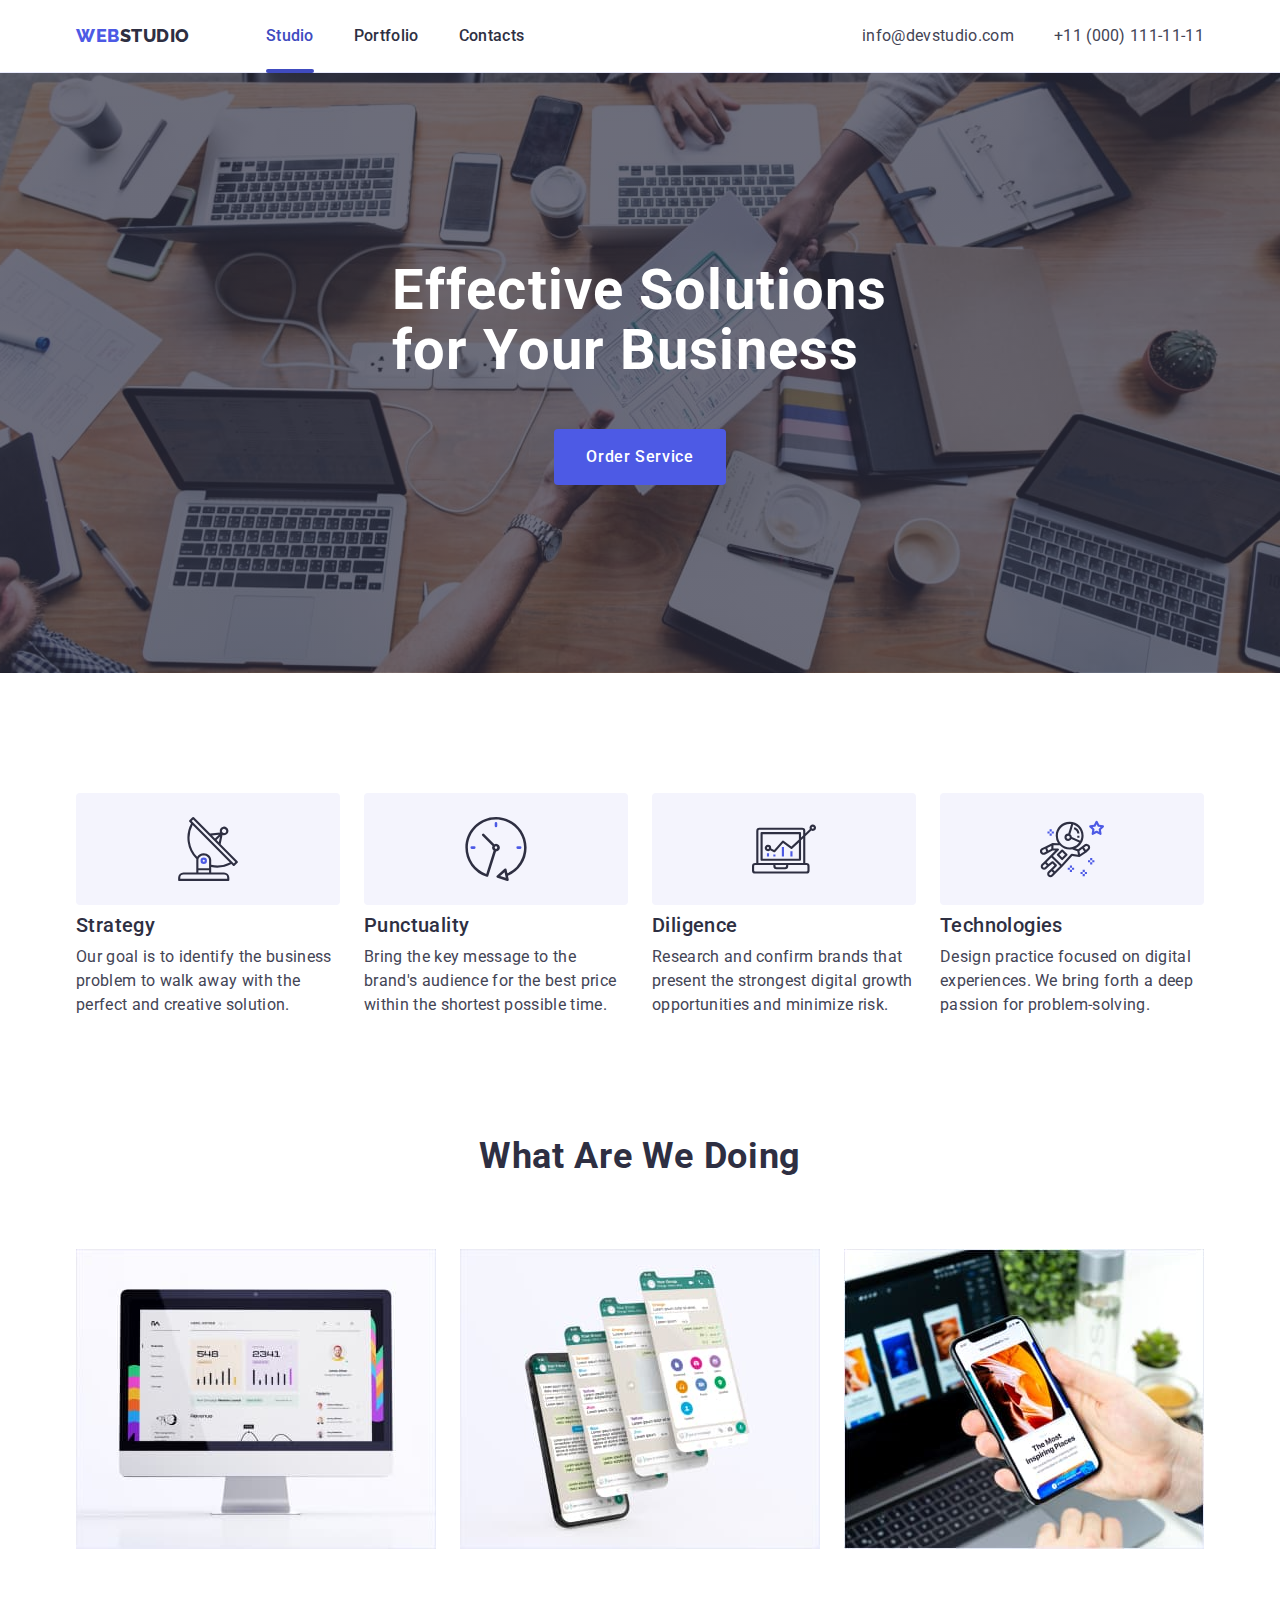
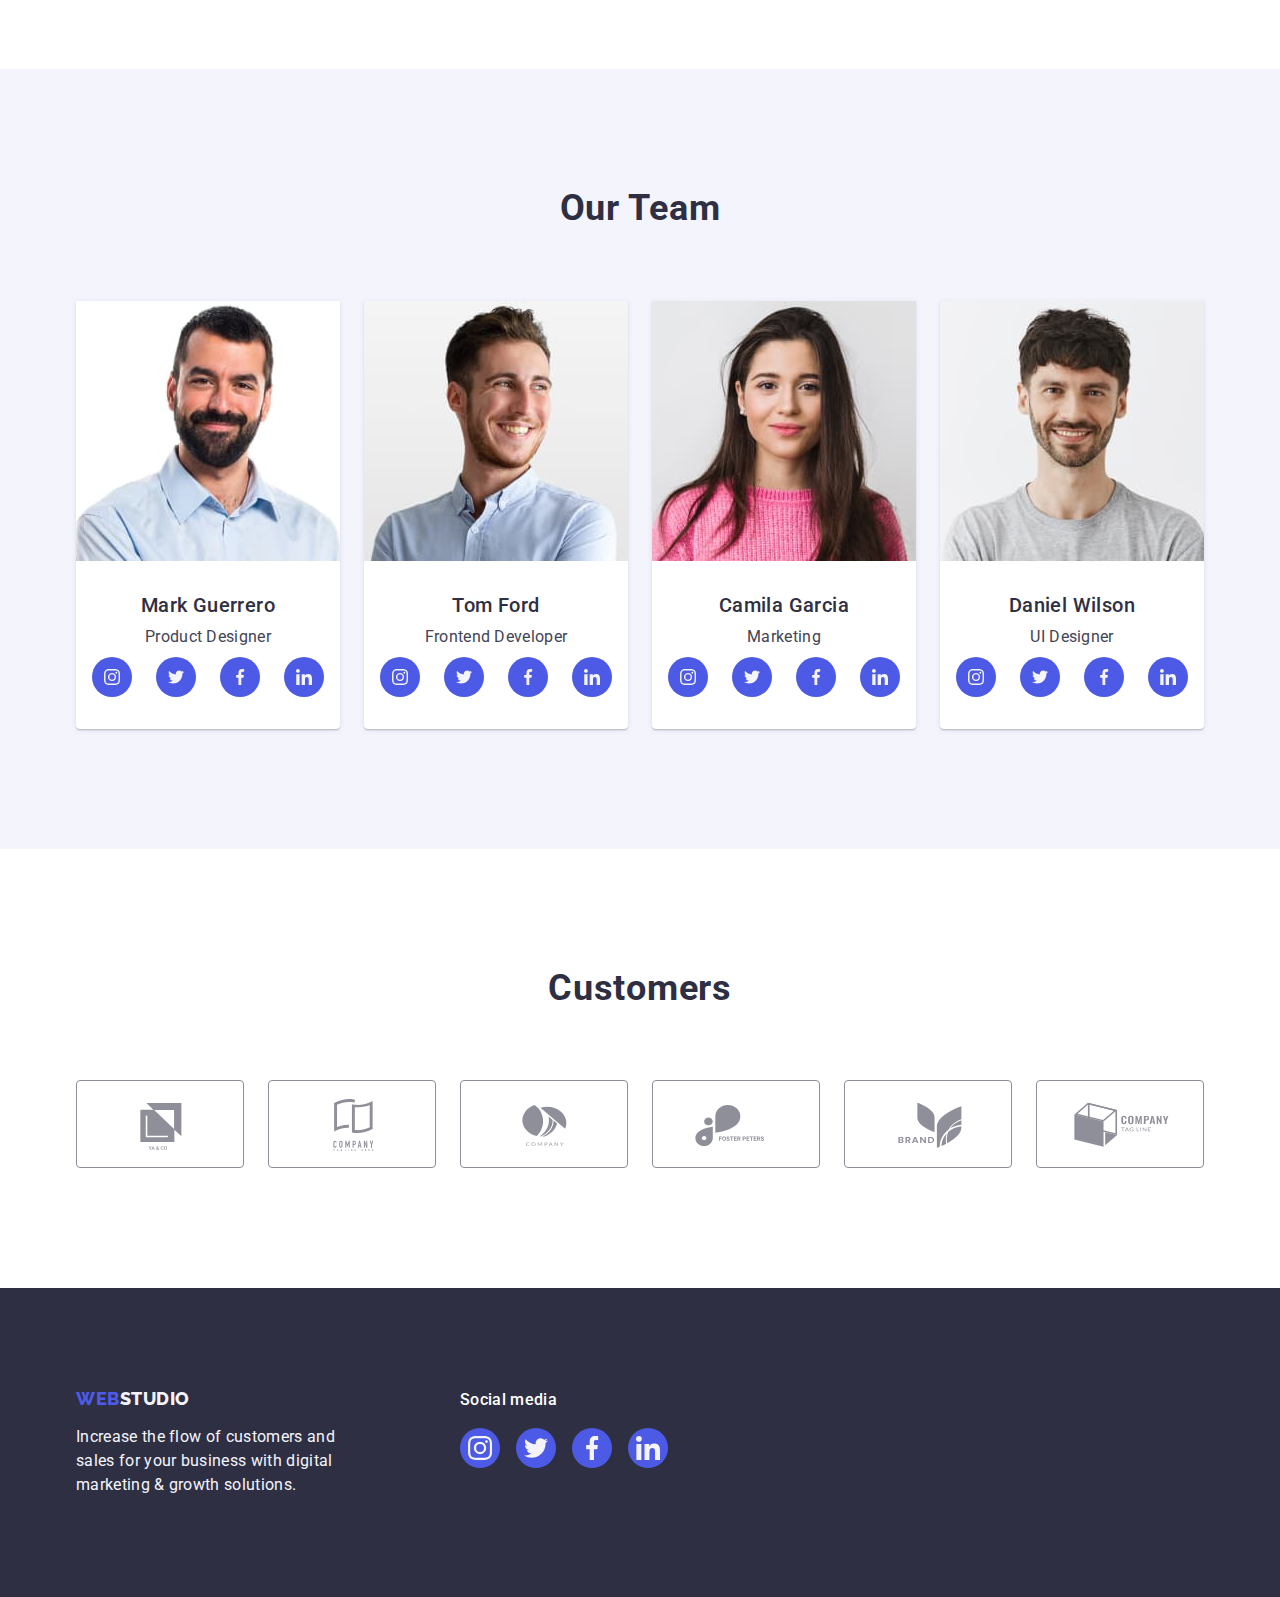
<file: index.html>
<!DOCTYPE html>
<html lang="en">
  <head>
    <meta charset="UTF-8" />
    <meta http-equiv="X-UA-Compatible" content="IE=edge" />
    <meta name="viewport" content="width=device-width, initial-scale=1.0" />
    <title>WebStudio</title>
    <link rel="preconnect" href="https://fonts.googleapis.com" />
    <link rel="preconnect" href="https://fonts.gstatic.com" crossorigin />
    <link
      href="https://fonts.googleapis.com/css2?family=Raleway:wght@800&family=Roboto:wght@400;500;700;900&display=swap"
      rel="stylesheet"
    />
    <link
      rel="stylesheet"
      href="https://cdn.jsdelivr.net/npm/modern-normalize@1.1.0/modern-normalize.min.css"
    />
    <link rel="stylesheet" href="./css/styles.css" />
  </head>
  <body>
    <!-- Header -->
    <header class="header">
      <div class="container header-container">
        <nav class="header-nav">
          <a class="header-logo logo link" href="./index.html">
            Web<span class="header-span">Studio</span></a
          >
          <ul class="header-list list">
            <li class="header-item">
              <a class="header-link current link" href="./index.html">Studio</a>
            </li>
            <li class="header-item">
              <a class="header-link link" href="./portfolio.html">Portfolio</a>
            </li>
            <li class="header-item">
              <a class="header-link link" href="">Contacts</a>
            </li>
          </ul>
        </nav>
        <address class="header-contacts">
          <ul class="header-list-contacts list">
            <li class="header-list-item">
              <a class="header-mail-tel link" href="mailto:info@devstudio.com"
                >info@devstudio.com</a
              >
            </li>
            <li class="header-list-item">
              <a class="header-mail-tel link" href="tel:+110001111111"
                >+11 (000) 111-11-11</a
              >
            </li>
          </ul>
        </address>
      </div>
    </header>

    <main>
      <!-- Effective Solutions for Your Business -->
      <section class="hero">
        <div class="container">
          <h1 class="hero-main-title">Effective Solutions for Your Business</h1>
          <button class="hero-button" type="button" data-modal-open>
            Order Service
          </button>
        </div>
      </section>

      <!-- Our advantages -->
      <section class="advantages">
        <div class="container">
          <!-- Заголовок h2 скриємо у сss -->
          <h2 class="visually-hidden">Our advantages</h2>
          <ul class="advantages-list list">
            <li class="advantages-item">
              <div class="advantages-block-icon">
                <svg class="advantages-icon" width="64" height="64">
                  <use href="./images/icon.svg#antenna"></use>
                </svg>
              </div>
              <h3 class="advantages-title">Strategy</h3>
              <p class="advantages-text">
                Our goal is to identify the business problem to walk away with
                the perfect and creative solution.
              </p>
            </li>
            <li class="advantages-item">
              <div class="advantages-block-icon">
                <svg class="advantages-icon" width="64" height="64">
                  <use href="./images/icon.svg#clock"></use>
                </svg>
              </div>
              <h3 class="advantages-title">Punctuality</h3>
              <p class="advantages-text">
                Bring the key message to the brand's audience for the best price
                within the shortest possible time.
              </p>
            </li>

            <li class="advantages-item">
              <div class="advantages-block-icon">
                <svg class="advantages-icon" width="64" height="64">
                  <use href="./images/icon.svg#diagram"></use>
                </svg>
              </div>
              <h3 class="advantages-title">Diligence</h3>
              <p class="advantages-text">
                Research and confirm brands that present the strongest digital
                growth opportunities and minimize risk.
              </p>
            </li>

            <li class="advantages-item">
              <div class="advantages-block-icon">
                <svg class="advantages-icon" width="64" height="64">
                  <use href="./images/icon.svg#astronaut"></use>
                </svg>
              </div>
              <h3 class="advantages-title">Technologies</h3>
              <p class="advantages-text">
                Design practice focused on digital experiences. We bring forth a
                deep passion for problem-solving.
              </p>
            </li>
          </ul>
        </div>
      </section>

      <!-- What are we doing -->
      <section class="what">
        <div class="container">
          <h2 class="what-title">What are we doing</h2>
          <ul class="what-list list">
            <li class="what-card">
              <img
                src="./images/main-page/main/What-are-we-doing/img-1.jpg"
                alt="computer"
                width="360"
                height="300"
              />
            </li>
            <li class="what-card">
              <img
                src="./images/main-page/main/What-are-we-doing/img-2.jpg"
                alt="mobile phone"
                width="360"
                height="300"
              />
            </li>
            <li class="what-card">
              <img
                src="./images/main-page/main/What-are-we-doing/img-3.jpg"
                alt="mobile phone and computer"
                width="360"
                height="300"
              />
            </li>
          </ul>
        </div>
      </section>

      <!-- Our Team -->
      <section class="team">
        <div class="container">
          <h2 class="team-main-title">Our Team</h2>
          <ul class="team-list list">
            <li class="team-list-item">
              <img
                class="team-img"
                src="./images/main-page/main/Our-Team/img-1.jpg"
                alt="Mark Guerrero - Product Designer"
                width="264"
                height="260"
              />
              <div class="team-content">
                <h3 class="team-title">Mark Guerrero</h3>
                <p class="team-text">Product Designer</p>
                <ul class="team-list-icons list-icons list">
                  <li class="team-list-icon list-icon">
                    <a
                      class="team-list-link list-link link"
                      href="https://www.instagram.com/"
                      target="_blank"
                      rel="noopener noreferrer"
                      aria-label="Instagram icon"
                    >
                      <svg class="team-icon social-icon" width="16" height="16">
                        <use href="./images/icon.svg#instagram"></use>
                      </svg>
                    </a>
                  </li>

                  <li class="team-list-icon list-icon">
                    <a
                      class="team-list-link list-link link"
                      href="https://twitter.com/"
                      target="_blank"
                      rel="noopener noreferrer"
                      aria-label="Twitter icon"
                    >
                      <svg class="team-icon social-icon" width="16" height="16">
                        <use href="./images/icon.svg#twitter"></use>
                      </svg>
                    </a>
                  </li>

                  <li class="team-list-icon list-icon">
                    <a
                      class="team-list-link list-link link"
                      href="https://www.facebook.com/"
                      target="_blank"
                      rel="noopener noreferrer"
                      aria-label="Facebook icon"
                    >
                      <svg class="team-icon social-icon" width="16" height="16">
                        <use href="./images/icon.svg#facebook"></use>
                      </svg>
                    </a>
                  </li>

                  <li class="team-list-icon list-icon">
                    <a
                      class="team-list-link list-link link"
                      href="https://www.linkedin.com/"
                      target="_blank"
                      rel="noopener noreferrer"
                      aria-label="Linkedin icon"
                    >
                      <svg class="team-icon social-icon" width="16" height="16">
                        <use href="./images/icon.svg#linkedin"></use>
                      </svg>
                    </a>
                  </li>
                </ul>
              </div>
            </li>
            <li class="team-list-item">
              <img
                class="team-img"
                src="./images/main-page/main/Our-Team/img-2.jpg"
                alt="Tom Ford - Frontend Developer"
                width="264"
                height="260"
              />
              <div class="team-content">
                <h3 class="team-title">Tom Ford</h3>
                <p class="team-text">Frontend Developer</p>
                <ul class="team-list-icons list-icons list">
                  <li class="team-list-icon list-icon">
                    <a
                      class="team-list-link list-link link"
                      href="https://www.instagram.com/"
                      target="_blank"
                      rel="noopener noreferrer"
                      aria-label="Instagram icon"
                    >
                      <svg class="social-icon" width="16" height="16">
                        <use href="./images/icon.svg#instagram"></use>
                      </svg>
                    </a>
                  </li>

                  <li class="team-list-icon list-icon">
                    <a
                      class="team-list-link list-link link"
                      href="https://twitter.com/"
                      target="_blank"
                      rel="noopener noreferrer"
                      aria-label="Twitter icon"
                    >
                      <svg class="social-icon" width="16" height="16">
                        <use href="./images/icon.svg#twitter"></use>
                      </svg>
                    </a>
                  </li>

                  <li class="team-list-icon list-icon">
                    <a
                      class="team-list-link list-link link"
                      href="https://www.facebook.com/"
                      target="_blank"
                      rel="noopener noreferrer"
                      aria-label="Facebook icon"
                    >
                      <svg class="social-icon" width="16" height="16">
                        <use href="./images/icon.svg#facebook"></use>
                      </svg>
                    </a>
                  </li>

                  <li class="team-list-icon list-icon">
                    <a
                      class="team-list-link list-link link"
                      href="https://www.linkedin.com/"
                      target="_blank"
                      rel="noopener noreferrer"
                      aria-label="Linkedin icon"
                    >
                      <svg class="social-icon" width="16" height="16">
                        <use href="./images/icon.svg#linkedin"></use>
                      </svg>
                    </a>
                  </li>
                </ul>
              </div>
            </li>
            <li class="team-list-item">
              <img
                class="team-img"
                src="./images/main-page/main/Our-Team/img-3.jpg"
                alt="Camila Garcia - Marketing"
                width="264"
                height="260"
              />
              <div class="team-content">
                <h3 class="team-title">Camila Garcia</h3>
                <p class="team-text">Marketing</p>
                <ul class="team-list-icons list-icons list">
                  <li class="team-list-icon list-icon">
                    <a
                      class="team-list-link list-link link"
                      href="https://www.instagram.com/"
                      target="_blank"
                      rel="noopener noreferrer"
                      aria-label="Instagram icon"
                    >
                      <svg class="social-icon" width="16" height="16">
                        <use href="./images/icon.svg#instagram"></use>
                      </svg>
                    </a>
                  </li>

                  <li class="team-list-icon list-icon">
                    <a
                      class="team-list-link list-link link"
                      href="https://twitter.com/"
                      target="_blank"
                      rel="noopener noreferrer"
                      aria-label="Twitter icon"
                    >
                      <svg class="social-icon" width="16" height="16">
                        <use href="./images/icon.svg#twitter"></use>
                      </svg>
                    </a>
                  </li>

                  <li class="team-list-icon list-icon">
                    <a
                      class="team-list-link list-link link"
                      href="https://www.facebook.com/"
                      target="_blank"
                      rel="noopener noreferrer"
                      aria-label="Facebook icon"
                    >
                      <svg class="social-icon" width="16" height="16">
                        <use href="./images/icon.svg#facebook"></use>
                      </svg>
                    </a>
                  </li>

                  <li class="team-list-icon list-icon">
                    <a
                      class="team-list-link list-link link"
                      href="https://www.linkedin.com/"
                      target="_blank"
                      rel="noopener noreferrer"
                      aria-label="Linkedin icon"
                    >
                      <svg class="social-icon" width="16" height="16">
                        <use href="./images/icon.svg#linkedin"></use>
                      </svg>
                    </a>
                  </li>
                </ul>
              </div>
            </li>
            <li class="team-list-item">
              <img
                class="team-img"
                src="./images/main-page/main/Our-Team/img-4.jpg"
                alt="Daniel Wilson - UI Designer"
                width="264"
                height="260"
              />
              <div class="team-content">
                <h3 class="team-title">Daniel Wilson</h3>
                <p class="team-text">UI Designer</p>
                <ul class="team-list-icons list-icons list">
                  <li class="team-list-icon list-icon">
                    <a
                      class="team-list-link list-link link"
                      href="https://www.instagram.com/"
                      target="_blank"
                      rel="noopener noreferrer"
                      aria-label="Instagram icon"
                    >
                      <svg class="social-icon" width="16" height="16">
                        <use href="./images/icon.svg#instagram"></use>
                      </svg>
                    </a>
                  </li>

                  <li class="team-list-icon list-icon">
                    <a
                      class="team-list-link list-link link"
                      href="https://twitter.com/"
                      target="_blank"
                      rel="noopener noreferrer"
                      aria-label="Twitter icon"
                    >
                      <svg class="social-icon" width="16" height="16">
                        <use href="./images/icon.svg#twitter"></use>
                      </svg>
                    </a>
                  </li>

                  <li class="team-list-icon list-icon">
                    <a
                      class="team-list-link list-link link"
                      href="https://www.facebook.com/"
                      target="_blank"
                      rel="noopener noreferrer"
                      aria-label="Facebook icon"
                    >
                      <svg class="social-icon" width="16" height="16">
                        <use href="./images/icon.svg#facebook"></use>
                      </svg>
                    </a>
                  </li>

                  <li class="team-list-icon list-icon">
                    <a
                      class="team-list-link list-link link"
                      href="https://www.linkedin.com/"
                      target="_blank"
                      rel="noopener noreferrer"
                      aria-label="Linkedin icon"
                    >
                      <svg class="social-icon" width="16" height="16">
                        <use href="./images/icon.svg#linkedin"></use>
                      </svg>
                    </a>
                  </li>
                </ul>
              </div>
            </li>
          </ul>
        </div>
      </section>
      <!-- Customers -->
      <section class="customers">
        <div class="container">
          <h2 class="customers-title">Customers</h2>
          <ul class="customers-list list">
            <li class="customers-item">
              <a
                class="customers-link link"
                href=""
                target="_blank"
                rel="noopener noreferrer"
                ><svg class="customers-icon" width="104" height="56">
                  <use href="./images/icon.svg#logo-1"></use></svg
              ></a>
            </li>
            <li class="customers-item">
              <a
                class="customers-link link"
                href=""
                target="_blank"
                rel="noopener noreferrer"
                ><svg class="customers-icon" width="104" height="56">
                  <use href="./images/icon.svg#logo-2"></use></svg
              ></a>
            </li>
            <li class="customers-item">
              <a
                class="customers-link link"
                href=""
                target="_blank"
                rel="noopener noreferrer"
                ><svg class="customers-icon" width="104" height="56">
                  <use href="./images/icon.svg#logo-3"></use></svg
              ></a>
            </li>
            <li class="customers-item">
              <a
                class="customers-link link"
                href=""
                target="_blank"
                rel="noopener noreferrer"
                ><svg class="customers-icon" width="104" height="56">
                  <use href="./images/icon.svg#logo-4"></use></svg
              ></a>
            </li>
            <li class="customers-item">
              <a
                class="customers-link link"
                href=""
                target="_blank"
                rel="noopener noreferrer"
                ><svg class="customers-icon" width="104" height="56">
                  <use href="./images/icon.svg#logo-5"></use></svg
              ></a>
            </li>
            <li class="customers-item">
              <a
                class="customers-link link"
                href=""
                target="_blank"
                rel="noopener noreferrer"
                ><svg class="customers-icon" width="104" height="56">
                  <use href="./images/icon.svg#logo-6"></use></svg
              ></a>
            </li>
          </ul>
        </div>
      </section>
    </main>

    <!-- footer -->
    <footer class="footer">
      <div class="footer-container container">
        <div class="footer-block-logo">
          <a class="footer-logo logo link" href="./index.html">
            Web<span class="footer-span">Studio</span></a
          >
          <p class="footer-text">
            Increase the flow of customers and sales for your business with
            digital marketing & growth solutions.
          </p>
        </div>

        <div class="footer-block-social">
          <p class="footer-social-title">Social media</p>
          <ul class="footer-list-icons list-icons list">
            <li class="footer-list-icon list-icon">
              <a
                class="footer-list-link list-link link"
                href="https://www.instagram.com/"
                target="_blank"
                rel="noopener noreferrer"
                aria-label="Instagram icon"
              >
                <svg class="footer-icon social-icon" width="24" height="24">
                  <use href="./images/icon.svg#instagram"></use>
                </svg>
              </a>
            </li>

            <li class="footer-list-icon list-icon">
              <a
                class="footer-list-link list-link link"
                href="https://twitter.com/"
                target="_blank"
                rel="noopener noreferrer"
                aria-label="Twitter icon"
              >
                <svg class="footer-icon social-icon" width="24" height="24">
                  <use href="./images/icon.svg#twitter"></use>
                </svg>
              </a>
            </li>

            <li class="footer-list-icon list-icon">
              <a
                class="footer-list-link list-link link"
                href="https://www.facebook.com/"
                target="_blank"
                rel="noopener noreferrer"
                aria-label="Facebook icon"
              >
                <svg class="footer-icon social-icon" width="24" height="24">
                  <use href="./images/icon.svg#facebook"></use>
                </svg>
              </a>
            </li>

            <li class="footer-list-icon list-icon">
              <a
                class="footer-list-link list-link link"
                href="https://www.linkedin.com/"
                target="_blank"
                rel="noopener noreferrer"
                aria-label="Linkedin icon"
              >
                <svg class="footer-icon social-icon" width="24" height="24">
                  <use href="./images/icon.svg#linkedin"></use>
                </svg>
              </a>
            </li>
          </ul>
        </div>
      </div>
    </footer>
    <div class="backdrop is-hidden" data-modal>
      <div class="modal">
        <button class="close-modal" type="button" data-modal-close>
			<svg class="close-modal-icon" width="8px" height="8px">
			  <use href="./images/icon.svg#dagger"></use>
			</svg>
		  </button>
      </div>
    </div>
    <script src="./js/modal.js"></script>
  </body>
</html>
</file>
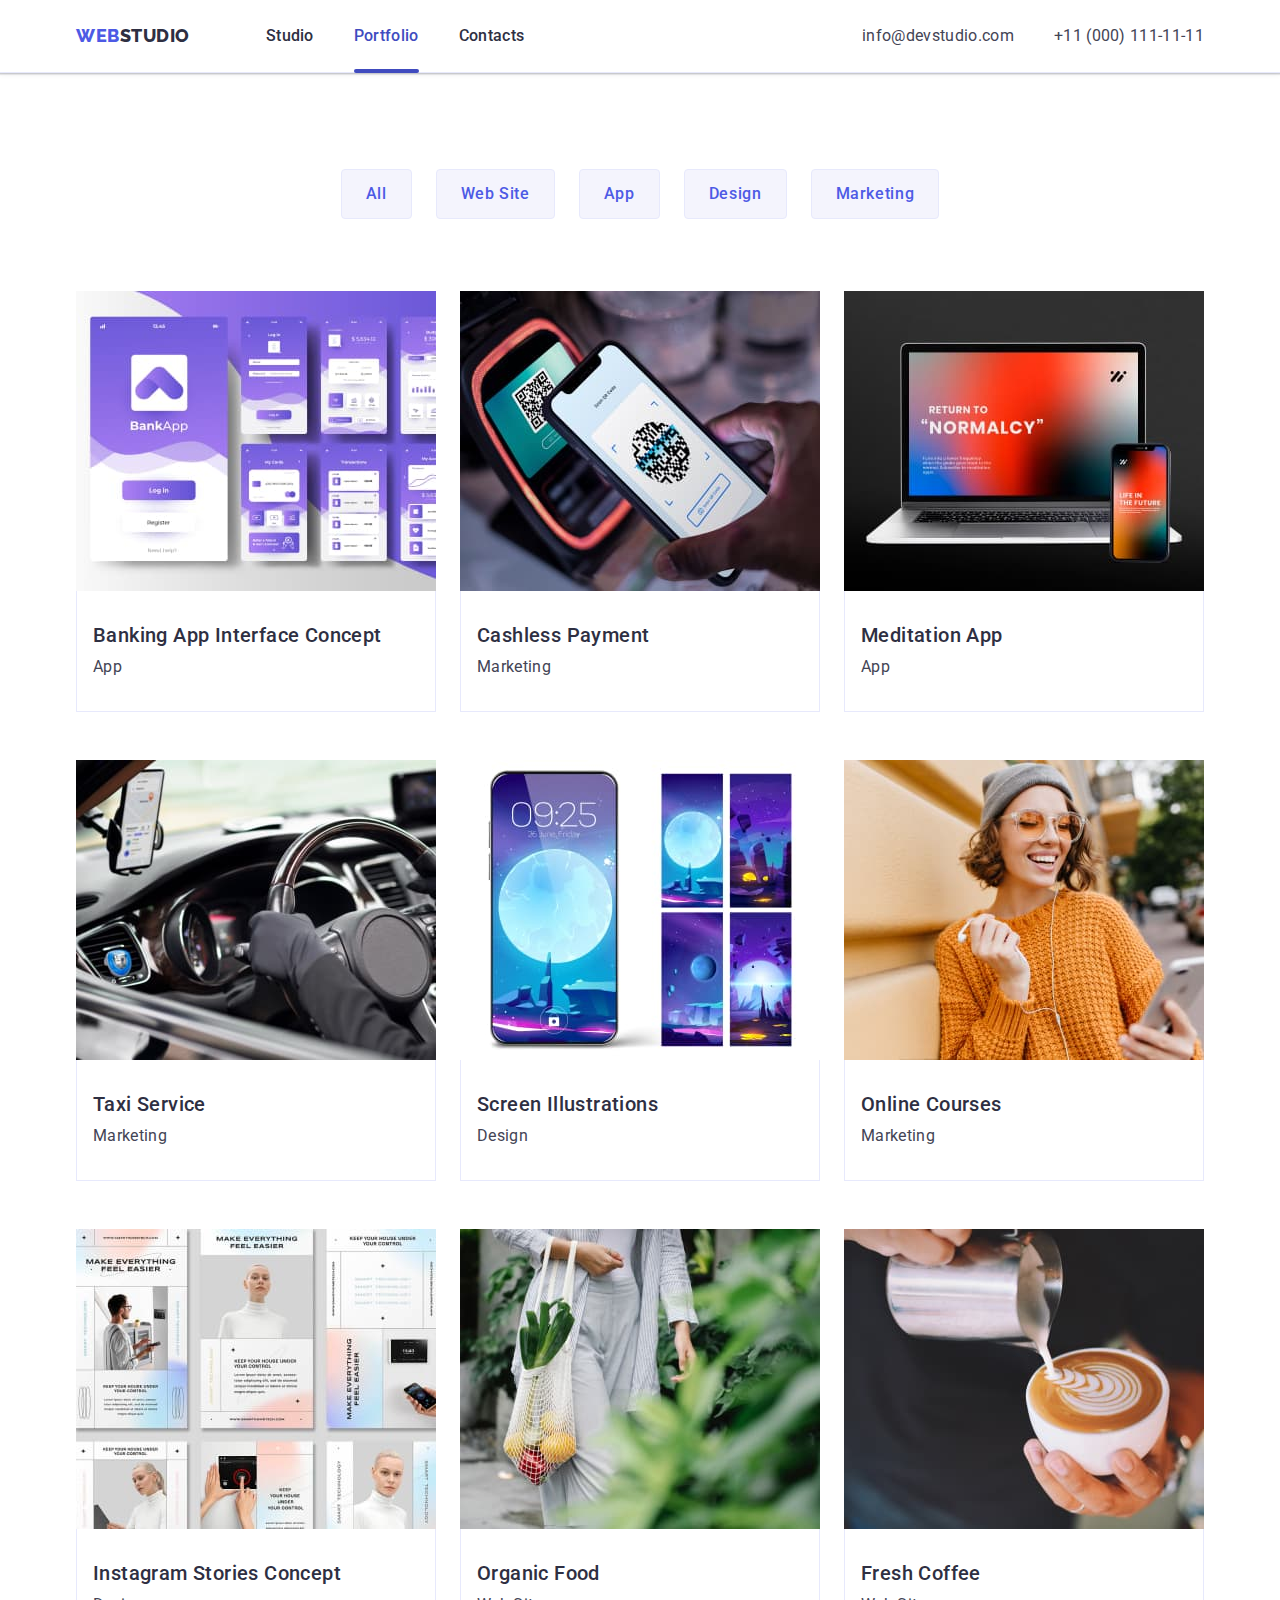
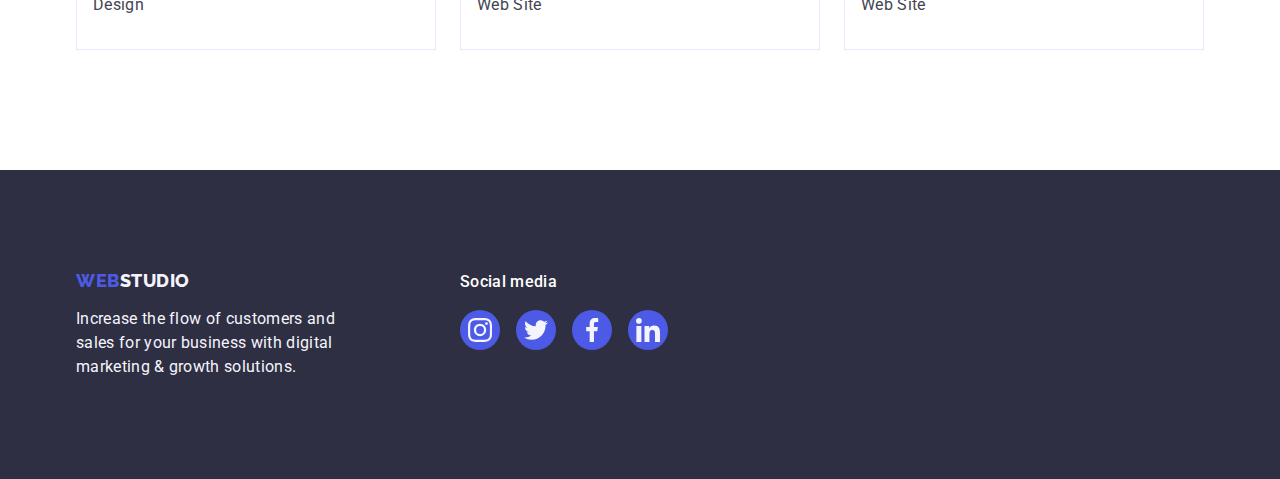
<file: portfolio.html>
<!DOCTYPE html>
<html lang="en">
  <head>
    <meta charset="UTF-8" />
    <meta http-equiv="X-UA-Compatible" content="IE=edge" />
    <meta name="viewport" content="width=device-width, initial-scale=1.0" />
    <title>Portfolio</title>
    <link rel="preconnect" href="https://fonts.googleapis.com" />
    <link rel="preconnect" href="https://fonts.gstatic.com" crossorigin />
    <link
      href="https://fonts.googleapis.com/css2?family=Raleway:wght@800&family=Roboto:wght@400;500;700;900&display=swap"
      rel="stylesheet"
    />
    <link
      rel="stylesheet"
      href="https://cdn.jsdelivr.net/npm/modern-normalize@1.1.0/modern-normalize.min.css"
    />
    <link rel="stylesheet" href="./css/styles.css" />
  </head>
  <body>
    <!-- Header -->
    <header class="header header-portfolio">
      <div class="container header-container">
        <nav class="header-nav">
          <a class="header-logo logo link" href="./index.html">
            Web<span class="header-span">Studio</span></a
          >
          <ul class="header-list list">
            <li class="header-item">
              <a class="header-link link" href="./index.html">Studio</a>
            </li>
            <li class="header-item">
              <a class="header-link current link" href="./portfolio.html"
                >Portfolio</a
              >
            </li>
            <li class="header-item">
              <a class="header-link link" href="">Contacts</a>
            </li>
          </ul>
        </nav>
        <address class="header-contacts">
          <ul class="header-list-contacts list">
            <li class="header-list-item">
              <a class="header-mail-tel link" href="mailto:info@devstudio.com"
                >info@devstudio.com</a
              >
            </li>
            <li class="header-list-item">
              <a class="header-mail-tel link" href="tel:+110001111111"
                >+11 (000) 111-11-11</a
              >
            </li>
          </ul>
        </address>
      </div>
    </header>
    <main>
      <!-- Portfolio -->
      <section class="potrfolio">
        <div class="container">
          <!-- Заголовок скриємо у css -->
          <h1 class="visually-hidden">Our works</h1>
          <ul class="filters-list list">
            <li class="filters-item">
              <button class="filters-button" type="button">All</button>
            </li>
            <li class="filters-item">
              <button class="filters-button" type="button">Web Site</button>
            </li>
            <li class="filters-item">
              <button class="filters-button" type="button">App</button>
            </li>
            <li class="filters-item">
              <button class="filters-button" type="button">Design</button>
            </li>
            <li class="filters-item">
              <button class="filters-button" type="button">Marketing</button>
            </li>
          </ul>

          <ul class="list-cards list">
            <li class="list-card">
              <a class="list-card-link link" href="">
                <div class="wrapper-img">
                  <img
                    class="list-card-img"
                    src="./images/portfolio/main/img-1.jpg"
                    alt="Bank application interface"
                    width="360"
                    height="300"
                  />
                  <p class="overlay">
                    14 Stylish and User-Friendly App Design Concepts · Task
                    Manager App · Calorie Tracker App · Exotic Fruit Ecommerce
                    App · Cloud Storage App
                  </p>
                </div>

                <div class="list-card-content">
                  <h2 class="list-card-title">Banking App Interface Concept</h2>
                  <p class="list-card-text">App</p>
                </div>
              </a>
            </li>
            <li class="list-card">
              <a class="list-card-link link" href="">
                <div class="wrapper-img">
                  <img
                    class="list-card-img"
                    src="./images/portfolio/main/img-2.jpg"
                    alt="Bank application interface"
                    width="360"
                    height="300"
                  />
                  <p class="overlay">
                    14 Stylish and User-Friendly App Design Concepts · Task
                    Manager App · Calorie Tracker App · Exotic Fruit Ecommerce
                    App · Cloud Storage App
                  </p>
                </div>
                <div class="list-card-content">
                  <h2 class="list-card-title">Cashless Payment</h2>
                  <p class="list-card-text">Marketing</p>
                </div>
              </a>
            </li>
            <li class="list-card">
              <a class="list-card-link link" href="">
                <div class="wrapper-img">
                  <img
                    class="list-card-img"
                    src="./images/portfolio/main/img-3.jpg"
                    alt="Bank application interface"
                    width="360"
                    height="300"
                  />
                  <p class="overlay">
                    14 Stylish and User-Friendly App Design Concepts · Task
                    Manager App · Calorie Tracker App · Exotic Fruit Ecommerce
                    App · Cloud Storage App
                  </p>
                </div>
                <div class="list-card-content">
                  <h2 class="list-card-title">Meditation App</h2>
                  <p class="list-card-text">App</p>
                </div>
              </a>
            </li>
            <li class="list-card">
              <a class="list-card-link link" href="">
                <div class="wrapper-img">
                  <img
                    class="list-card-img"
                    src="./images/portfolio/main/img-4.jpg"
                    alt="Bank application interface"
                    width="360"
                    height="300"
                  />
                  <p class="overlay">
                    14 Stylish and User-Friendly App Design Concepts · Task
                    Manager App · Calorie Tracker App · Exotic Fruit Ecommerce
                    App · Cloud Storage App
                  </p>
                </div>
                <div class="list-card-content">
                  <h2 class="list-card-title">Taxi Service</h2>
                  <p class="list-card-text">Marketing</p>
                </div>
              </a>
            </li>
            <li class="list-card">
              <a class="list-card-link link" href="">
                <div class="wrapper-img">
                  <img
                    class="list-card-img"
                    src="./images/portfolio/main/img-5.jpg"
                    alt="Bank application interface"
                    width="360"
                    height="300"
                  />
                  <p class="overlay">
                    14 Stylish and User-Friendly App Design Concepts · Task
                    Manager App · Calorie Tracker App · Exotic Fruit Ecommerce
                    App · Cloud Storage App
                  </p>
                </div>
                <div class="list-card-content">
                  <h2 class="list-card-title">Screen Illustrations</h2>
                  <p class="list-card-text">Design</p>
                </div>
              </a>
            </li>
            <li class="list-card">
              <a class="list-card-link link" href="">
                <div class="wrapper-img">
                  <img
                    class="list-card-img"
                    src="./images/portfolio/main/img-6.jpg"
                    alt="Bank application interface"
                    width="360"
                    height="300"
                  />
                  <p class="overlay">
                    14 Stylish and User-Friendly App Design Concepts · Task
                    Manager App · Calorie Tracker App · Exotic Fruit Ecommerce
                    App · Cloud Storage App
                  </p>
                </div>
                <div class="list-card-content">
                  <h2 class="list-card-title">Online Courses</h2>
                  <p class="list-card-text">Marketing</p>
                </div>
              </a>
            </li>
            <li class="list-card">
              <a class="list-card-link link" href="">
                <div class="wrapper-img">
                  <img
                    class="list-card-img"
                    src="./images/portfolio/main/img-7.jpg"
                    alt="Bank application interface"
                    width="360"
                    height="300"
                  />
                  <p class="overlay">
                    14 Stylish and User-Friendly App Design Concepts · Task
                    Manager App · Calorie Tracker App · Exotic Fruit Ecommerce
                    App · Cloud Storage App
                  </p>
                </div>
                <div class="list-card-content">
                  <h2 class="list-card-title">Instagram Stories Concept</h2>
                  <p class="list-card-text">Design</p>
                </div>
              </a>
            </li>
            <li class="list-card">
              <a class="list-card-link link" href="">
                <div class="wrapper-img">
                  <img
                    class="list-card-img"
                    src="./images/portfolio/main/img-8.jpg"
                    alt="Bank application interface"
                    width="360"
                    height="300"
                  />
                  <p class="overlay">
                    14 Stylish and User-Friendly App Design Concepts · Task
                    Manager App · Calorie Tracker App · Exotic Fruit Ecommerce
                    App · Cloud Storage App
                  </p>
                </div>
                <div class="list-card-content">
                  <h2 class="list-card-title">Organic Food</h2>
                  <p class="list-card-text">Web Site</p>
                </div>
              </a>
            </li>
            <li class="list-card">
              <a class="list-card-link link" href=""
                ><div class="wrapper-img">
                  <img
                    class="list-card-img"
                    src="./images/portfolio/main/img-9.jpg"
                    alt="Bank application interface"
                    width="360"
                    height="300"
                  />
                  <p class="overlay">
                    14 Stylish and User-Friendly App Design Concepts · Task
                    Manager App · Calorie Tracker App · Exotic Fruit Ecommerce
                    App · Cloud Storage App
                  </p>
                </div>
                <div class="list-card-content">
                  <h2 class="list-card-title">Fresh Coffee</h2>
                  <p class="list-card-text">Web Site</p>
                </div>
              </a>
            </li>
          </ul>
        </div>
      </section>
    </main>
    <!-- footer -->
    <footer class="footer">
      <div class="footer-container container">
        <div class="footer-block-logo">
          <a class="footer-logo logo link" href="./index.html">
            Web<span class="footer-span">Studio</span></a
          >
          <p class="footer-text">
            Increase the flow of customers and sales for your business with
            digital marketing & growth solutions.
          </p>
        </div>

        <div class="footer-block-social">
          <p class="footer-social-title">Social media</p>
          <ul class="footer-list-icons list-icons list">
            <li class="footer-list-icon list-icon">
              <a
                class="footer-list-link list-link link"
                href="https://www.instagram.com/"
                target="_blank"
                rel="noopener noreferrer"
                aria-label="Instagram icon"
              >
                <svg class="footer-icon social-icon" width="24" height="24">
                  <use href="./images/icon.svg#instagram"></use>
                </svg>
              </a>
            </li>

            <li class="footer-list-icon list-icon">
              <a
                class="footer-list-link list-link link"
                href="https://twitter.com/"
                target="_blank"
                rel="noopener noreferrer"
                aria-label="Twitter icon"
              >
                <svg class="footer-icon social-icon" width="24" height="24">
                  <use href="./images/icon.svg#twitter"></use>
                </svg>
              </a>
            </li>

            <li class="footer-list-icon list-icon">
              <a
                class="footer-list-link list-link link"
                href="https://www.facebook.com/"
                target="_blank"
                rel="noopener noreferrer"
                aria-label="Facebook icon"
              >
                <svg class="footer-icon social-icon" width="24" height="24">
                  <use href="./images/icon.svg#facebook"></use>
                </svg>
              </a>
            </li>

            <li class="footer-list-icon list-icon">
              <a
                class="footer-list-link list-link link"
                href="https://www.linkedin.com/"
                target="_blank"
                rel="noopener noreferrer"
                aria-label="Linkedin icon"
              >
                <svg class="footer-icon social-icon" width="24" height="24">
                  <use href="./images/icon.svg#linkedin"></use>
                </svg>
              </a>
            </li>
          </ul>
        </div>
      </div>
    </footer>
  </body>
</html>
</file>
<file: css/styles.css>
/* Reset Styles */
h1,
h2,
h3,
h4,
h5,
h6,
p {
  margin: 0;
}
ul {
  margin: 0;
  padding: 0;
}
button {
  font-family: inherit;
  color: currentColor;
  cursor: pointer;
}
img {
  display: block;
  max-width: 100%;
  height: auto;
}

.link {
  color: currentColor;
  text-decoration: none;
}
.list {
  list-style: none;
}
/* ==================================================================================================================================== */
/* Variables */
:root {
  --backround-page: #ffffff;
  --main-color-text: #434455;
  --secondary-color-text: #2e2f42;
  --accent-color: #4d5ae5;
  --hover-color: #404bbf;

  --items: 3;
  --retreat: 24px;

  --anim-fast: 250ms;
  --timing-function: cubic-bezier(0.4, 0, 0.2, 1);
}
/* ==================================================================================================================================== */

body {
  font-family: 'Roboto', sans-serif;
  font-size: 16px;
  background-color: var(--backround-page);
  color: var(--main-color-text);
}
/* ======================================================================================================================================*/
/* Repeating Blocks */
/* =================== Container ======================= */
.container {
  width: 1158px;
  margin: 0 auto;
  padding: 0 15px;
}

.visually-hidden {
  position: absolute;
  width: 1px;
  height: 1px;
  margin: -1px;
  border: 0;
  padding: 0;
  white-space: nowrap;
  clip-path: inset(100%);
  clip: rect(0 0 0 0);
  overflow: hidden;
}

/* ================== Header ========================= */
.header {
  border-bottom: 1px solid #e7e9fc;

  box-shadow: 0px 2px 1px rgba(46, 47, 66, 0.08),
    0px 1px 1px rgba(46, 47, 66, 0.16), 0px 1px 6px rgba(46, 47, 66, 0.08);
}
.header-container {
  display: flex;
  align-items: center;
}

.header-nav {
  display: flex;
  align-items: center;
}
.logo {
  font-family: 'Raleway', sans-serif;
  font-weight: 800;
  font-size: 18px;
  line-height: 1.17;
  letter-spacing: 0.03em;
  text-transform: uppercase;

  color: var(--accent-color);
}
.header-logo {
  margin-right: 76px;
}
.header-span {
  color: var(--secondary-color-text);
}
.header-list {
  display: flex;
  gap: 40px;
}

.header-link {
  position: relative;

  display: block;
  padding: 24px 0;

  font-weight: 500;
  font-size: 16px;
  line-height: 1.5;
  letter-spacing: 0.02em;

  color: var(--secondary-color-text);
  transition: color var(--anim-fast) var(--timing-function);
}
.header-link.current{
	color: var(--hover-color);
}
.header-link.current::after {
  position: absolute;
  left: 0;
  bottom: -0.9px;

  display: block;
  width: 100%;
  height: 4px;

  background-color: var(--hover-color);
  border-radius: 2px;
  content: '';
}
.header-link::before {
  content: '';
  position: absolute;
  left: 0;
  bottom: -0.9px;

  display: block;
  width: 100%;
  height: 4px;

  transform: scale(0);
  border-radius: 2px;
  transition: transform var(--anim-fast) var(--timing-function),
    background-color var(--anim-fast) var(--timing-function);
}
.header-link:hover::before,
.header-link:focus::before {
  background-color: var(--hover-color);
  transform: scale(1);
}

.header-link:hover,
.header-link:focus,
.header-mail-tel:hover,
.header-mail-tel:focus {
  color: var(--hover-color);
}

.header-contacts {
  margin-left: auto;
  font-style: normal;
}
.header-list-contacts {
  display: flex;
  gap: 40px;
}
.header-mail-tel {
  font-style: normal;
  line-height: 1.5;
  letter-spacing: 0.02em;

  color: var(--main-color-text);
  transition: color var(--anim-fast) var(--timing-function);
}

/*========================= Footer ============================*/
.footer {
  padding: 100px 0px;

  background-color: #2e2f42;
}
.footer-container {
  display: flex;
  align-items: baseline;
  gap: 120px;
}
.footer-logo {
  display: inline-block;
  margin-bottom: 16px;
  color: var(--accent-color);
}
.footer-text {
  width: 264px;

  color: #f4f4fd;

  line-height: 1.5;
  letter-spacing: 0.02em;
}
.footer-span {
  color: #f4f4fd;
}

.footer-social-title {
  margin-bottom: 16px;

  font-weight: 500;
  font-size: 16px;
  line-height: 1.5;
  letter-spacing: 0.02em;

  color: var(--backround-page);
}

.footer-list-link:hover,
.footer-list-link:focus {
  background-color: #31d0aa;
}

/* =============== social network icons ========================= */

.list-icons {
  display: flex;
  justify-content: center;
  gap: 24px;
}
.footer-list-icons {
  gap: 16px;
}
.list-icon {
  width: 40px;
  height: 40px;
}
.list-link {
  width: 100%;
  height: 100%;

  display: flex;
  justify-content: center;
  align-items: center;

  background-color: var(--accent-color);
  color: #f4f4fd;
  border-radius: 50%;
  transition: background-color var(--anim-fast) var(--timing-function);
}
.social-icon {
  fill: currentColor;
}

.team-list-link:hover,
.team-list-link:focus {
  background-color: var(--hover-color);
}

/* ===================================================================================================================================== */

/* Main Page*/
/* =============== Section Hero ================= */
.hero {
  max-width: 1440px;
  margin: 0 auto;
  padding: 188px 0;

  background-image: linear-gradient(
      rgba(46, 47, 66, 0.7),
      rgba(46, 47, 66, 0.7)
    ),
    url(../images/main-page/main/Hero/bg-hero.jpg);
  background-repeat: no-repeat;
  background-size: cover;
  background-position: center;
}

.hero-main-title {
  max-width: 496px;
  margin: 0 auto 48px;
  color: #ffffff;

  font-size: 56px;
  line-height: 1.07;
  letter-spacing: 0.02em;
}
.hero-button {
  display: block;
  min-width: 169px;
  height: 56px;
  margin: 0 auto;
  padding: 16px 32px;

  font-weight: 500;
  font-size: 16px;
  line-height: 1.5;
  letter-spacing: 0.04em;
  font-family: 'Roboto', sans-serif;

  color: #ffffff;
  background-color: var(--accent-color);
  border-radius: 4px;
  border: none;
  transition: background-color var(--anim-fast) var(--timing-function);
  cursor: pointer;
}
.hero-button:hover,
.hero-button:focus {
  background-color: var(--hover-color);
}
/* ============== Section Advantages =================== */
.advantages {
  padding: 120px 0px;
}
.advantages-block-icon {
  display: flex;
  justify-content: center;
  align-items: center;
  min-height: 112px;

  background-color: #f4f4fd;
  border-radius: 4px;
  margin-bottom: 8px;
}

.advantages-list {
  display: flex;
  gap: 24px;
}
.advantages-item {
  --items: 4;
  flex-basis: calc((100% - var(--retreat) * (var(--items) - 1)) / var(--items));
}

.advantages-title {
  margin-bottom: 8px;

  color: var(--secondary-color-text);

  font-weight: 500;
  font-size: 20px;
  line-height: 1.2;
  letter-spacing: 0.02em;
}
.advantages-text {
  line-height: 1.5;
  letter-spacing: 0.02em;
}
/* ================== Section What ======================== */
.what {
  padding-bottom: 120px;
}
.what-title,
.team-main-title {
  margin-bottom: 72px;

  color: var(--secondary-color-text);

  font-size: 36px;
  line-height: 1.11;
  text-align: center;
  letter-spacing: 0.02em;
  text-transform: capitalize;
}
.what-list {
  display: flex;
  gap: 24px;
}

/* =================== Section Our Team ======================= */
.team {
  padding: 120px 0px;

  background-color: #f4f4fd;
}
.team-list {
  display: flex;
  gap: 24px;
}
.team-list-item {
  --items: 4;
  flex-basis: calc((100% - var(--retreat) * (var(--items) - 1)) / var(--items));

  background-color: #ffffff;
  box-shadow: 0px 1px 6px rgba(46, 47, 66, 0.08),
    0px 1px 1px rgba(46, 47, 66, 0.16), 0px 2px 1px rgba(46, 47, 66, 0.08);
  border-radius: 0px 0px 4px 4px;
}

.team-content {
  padding: 32px 0;
}
.team-title {
  margin-bottom: 8px;

  color: var(--secondary-color-text);

  font-weight: 500;
  font-size: 20px;
  line-height: 1.2;
  text-align: center;
  letter-spacing: 0.02em;
}
.team-text {
  margin-bottom: 8px;
  line-height: 1.5;
  text-align: center;
  letter-spacing: 0.02em;
}
/* ==================== Section Customers ========================= */
.customers {
  padding: 120px 0;
}
.customers-title {
  margin-bottom: 72px;
  font-size: 36px;
  line-height: 1.1;
  text-align: center;
  letter-spacing: 0.02em;
  text-transform: capitalize;
  color: var(--secondary-color-text);
}
.customers-list {
  display: flex;
  justify-content: center;
  gap: 24px;
}

.customers-item {
  --items: 6;
  flex-basis: calc(100% - var(--retreat) * (var(--items) - 1) / var(--items));
  min-height: 88px;
  border-radius: 4px;
}
.customers-link {
  width: 100%;
  height: 100%;

  display: flex;
  justify-content: center;
  align-items: center;

  color: #8e8f99;
  border: 1px solid #8e8f99;
  border-radius: 4px;
  transition: border-color var(--anim-fast) var(--timing-function);
}
.customers-icon {
  fill: currentColor;
  transition: fill var(--anim-fast) var(--timing-function);
}
.customers-link:hover,
.customers-link:focus {
  border-color: var(--hover-color);
}
.customers-link:hover .customers-icon,
.customers-link:focus .customers-icon {
  fill: var(--hover-color);
}

/* ===================================================================================================================================== */

/* Portfolio Page */
/* =============== Section Portfolio =================== */
.potrfolio {
  padding: 96px 0 120px 0;
}

.filters-list {
  display: flex;
  justify-content: center;
  gap: 24px;
  margin-bottom: 72px;
}
.filters-button {
  padding: 12px 24px;

  font-family: inherit;
  font-size: 16px;
  font-weight: 500;
  line-height: 1.5;
  letter-spacing: 0.04em;

  color: var(--accent-color);
  background-color: #f4f4fd;
  border: 1px solid #e7e9fc;
  border-radius: 4px;
  transition: color var(--anim-fast) var(--timing-function),
    background-color var(--anim-fast) var(--timing-function),
    box-shadow var(--anim-fast) var(--timing-function);
  cursor: pointer;
}

.filters-button:hover,
.filters-button:focus {
  color: #ffffff;
  background-color: var(--hover-color);
  border: 1px solid transparent;
  box-shadow: 0px 3px 1px rgba(0, 0, 0, 0.1), 0px 2px 1px rgba(0, 0, 0, 0.08),
    0px 2px 2px rgba(0, 0, 0, 0.12);
}
.list-cards {
  display: flex;
  flex-wrap: wrap;
  column-gap: 24px;
  row-gap: 48px;
}
.list-card {
  flex-basis: calc((100% - var(--retreat) * (var(--items) - 1)) / var(--items));
}
.list-card-link {
  width: 100%;
  height: 100%;

  display: block;

  transition: box-shadow var(--anim-fast) var(--timing-function);
}
.list-card-link:hover,
.list-card-link:focus {
  box-shadow: 0px 1px 6px rgba(46, 47, 66, 0.08),
    0px 1px 1px rgba(46, 47, 66, 0.16), 0px 2px 1px rgba(46, 47, 66, 0.08);
}
.wrapper-img {
  position: relative;
  overflow: hidden;
}

.overlay {
  position: absolute;
  left: 0;
  bottom: 0;

  width: 100%;
  height: 100%;
  padding: 40px 32px 0px 32px;

  line-height: 1.5;
  letter-spacing: 0.02em;

  color: #f4f4fd;
  background-color: var(--accent-color);
  transform: translateY(100%);
  transition: transform var(--anim-fast) var(--timing-function);
}
.list-card-link:hover .overlay,
.list-card-link:focus .overlay {
  transform: translateY(0);
}

.list-card-content {
  padding: 32px 16px;

  border: 1px solid #e7e9fc;
  border-top: none;
}
.list-card-title {
  margin-bottom: 8px;

  color: var(--secondary-color-text);

  font-weight: 500;
  font-size: 20px;
  line-height: 1.2;
  letter-spacing: 0.02em;
}
.list-card-text {
  color: var(--main-color-text);

  line-height: 1.5;
  letter-spacing: 0.02em;
}
/* =================== Backdrop ===================== */
.backdrop {
  position: fixed;
  top: 0;
  left: 0;
  opacity: 1;

  width: 100%;
  height: 100%;

  background-color: rgba(46, 47, 66, 0.4);
  transition: opacity 300ms var(--timing-function),
    visibility 300ms var(--timing-function);
}
.backdrop.is-hidden {
  visibility: hidden;
  opacity: 0;
  pointer-events: none;

  transition-delay: 600ms;
}
.backdrop.is-hidden .modal {
  opacity: 0;
  transform: translate(-50%, -100%) scale(0.2);
}
.modal {
  position: absolute;
  top: 50%;
  left: 50%;
  opacity: 1;

  width: 408px;
  height: 576px;

  background-color: #fcfcfc;
  box-shadow: 0px 1px 1px rgba(0, 0, 0, 0.14), 0px 1px 3px rgba(0, 0, 0, 0.12),
    0px 2px 1px rgba(0, 0, 0, 0.2);
  border-radius: 4px;

  transform: translate(-50%, -50%) scale(1);
  transition: transform 300ms var(--timing-function) 300ms,
    opacity 300ms var(--timing-function) 300ms;
}
.close-modal {
  position: absolute;
  top: 24px;
  right: 24px;

  display: flex;
  justify-content: center;
  align-items: center;
  width: 24px;
  height: 24px;

  background-color: #e7e9fc;
  border: 1px solid rgba(0, 0, 0, 0.1);
  border-radius: 50%;
  transition: background-color var(--anim-fast) var(--timing-function);
}
.close-modal-icon {
  transition: fill var(--anim-fast) var(--timing-function);
}
.close-modal:hover .close-modal-icon,
.close-modal:focus .close-modal-icon {
  fill: #ffffff;
}
.close-modal:hover,
.close-modal:focus {
  background-color: var(--hover-color);
}

/* ====================================================================================================================================== */
</file>
